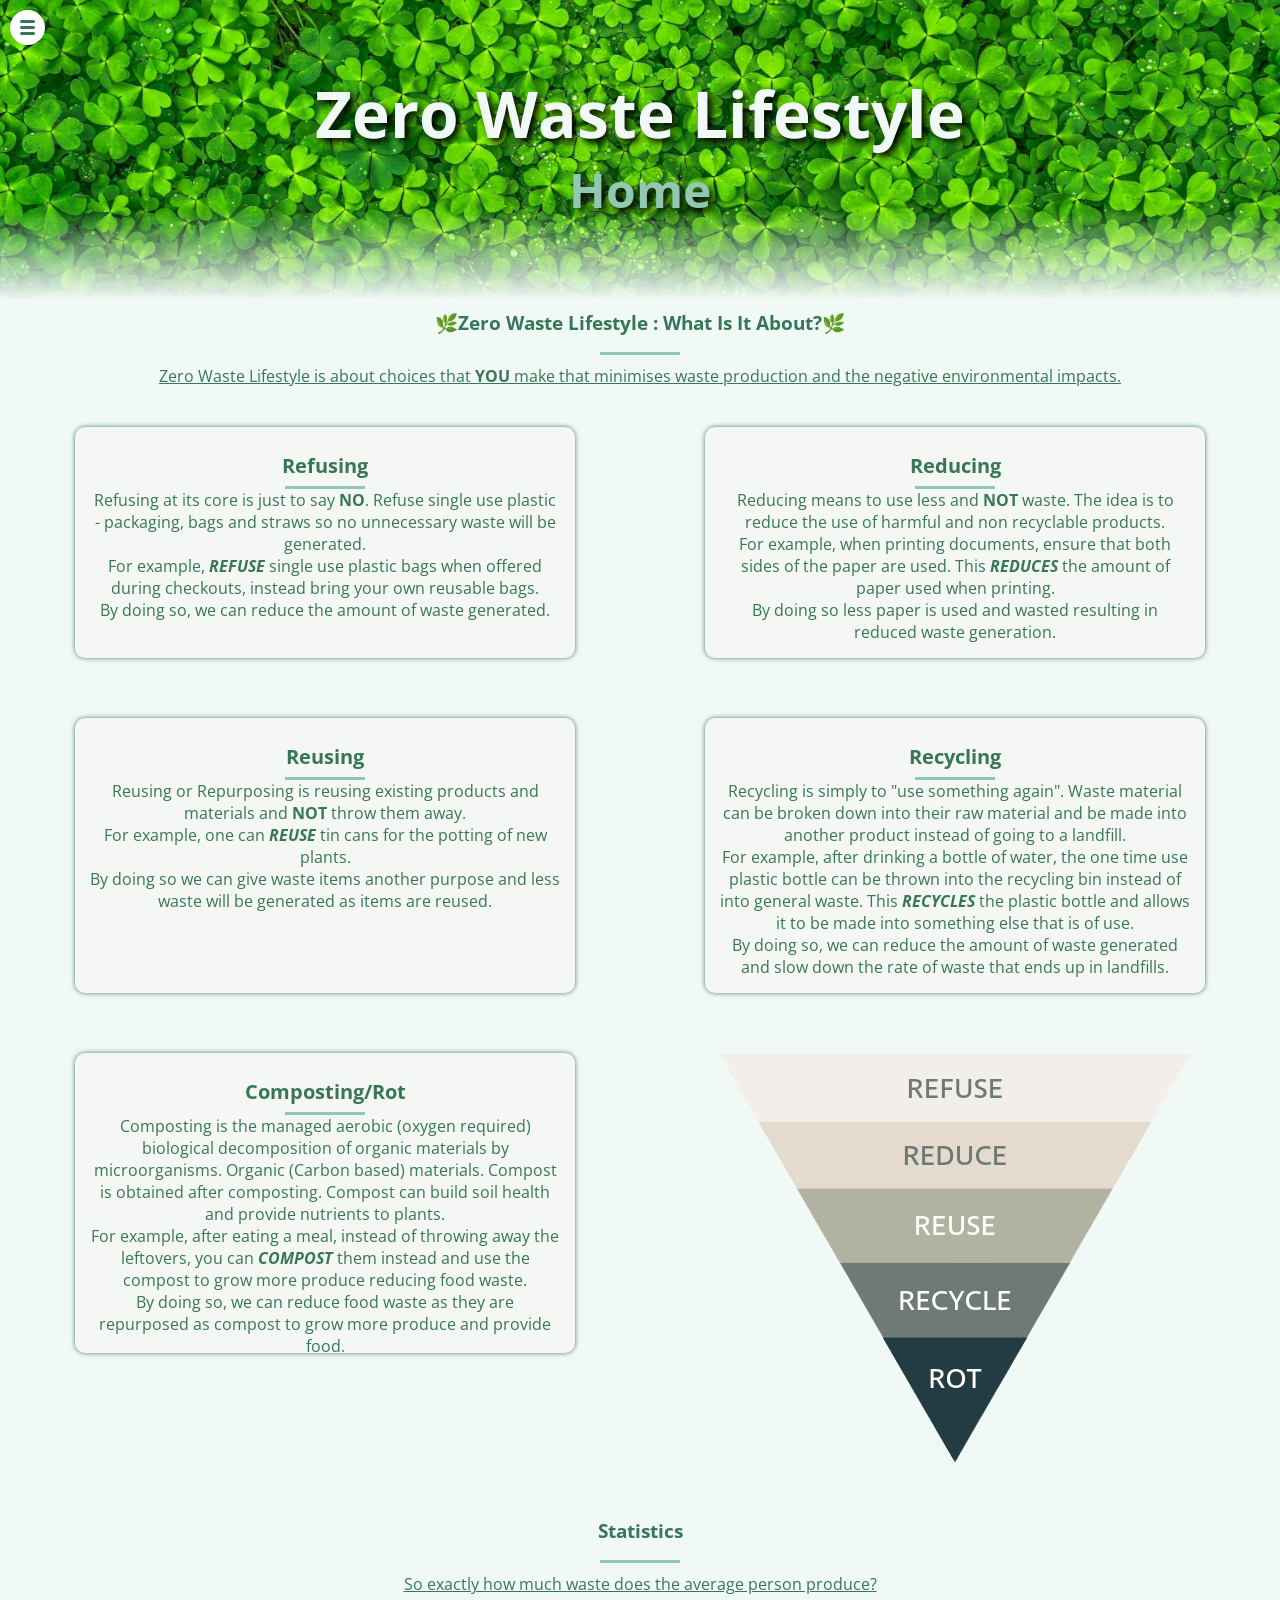
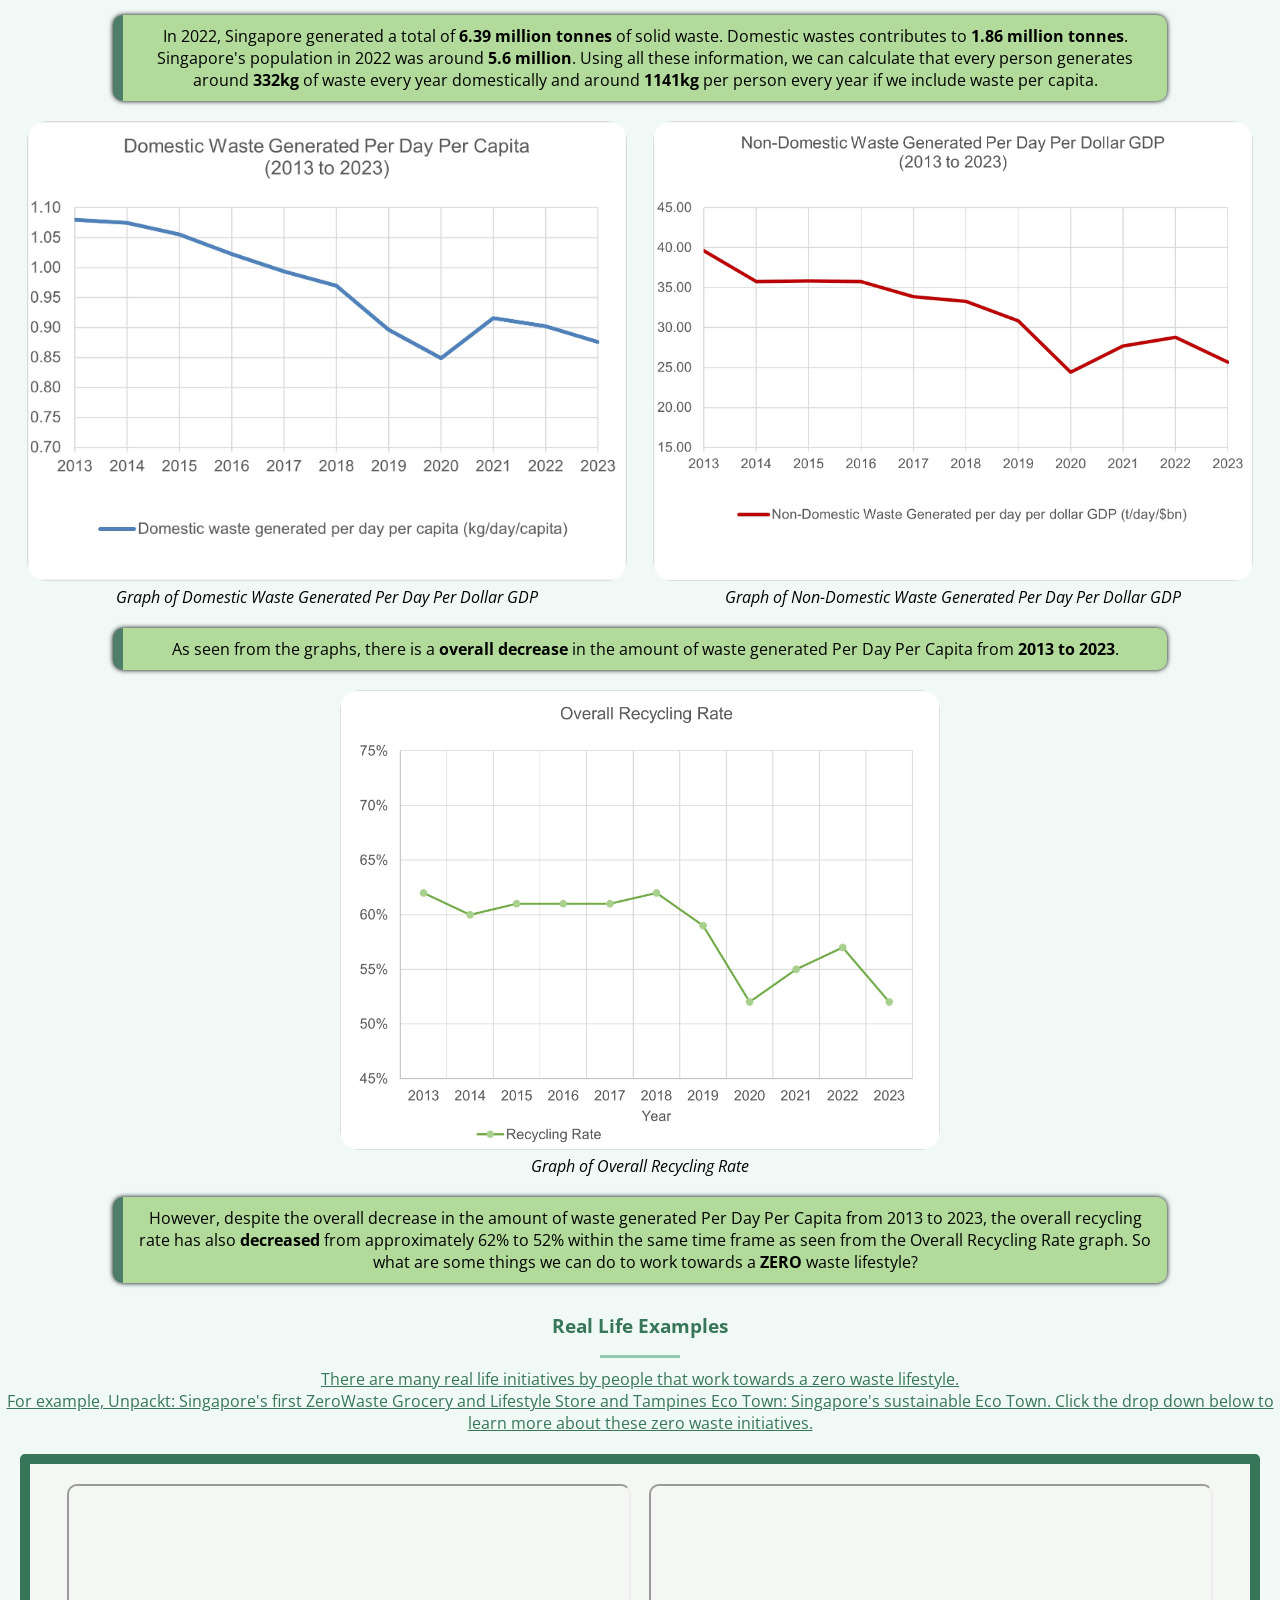
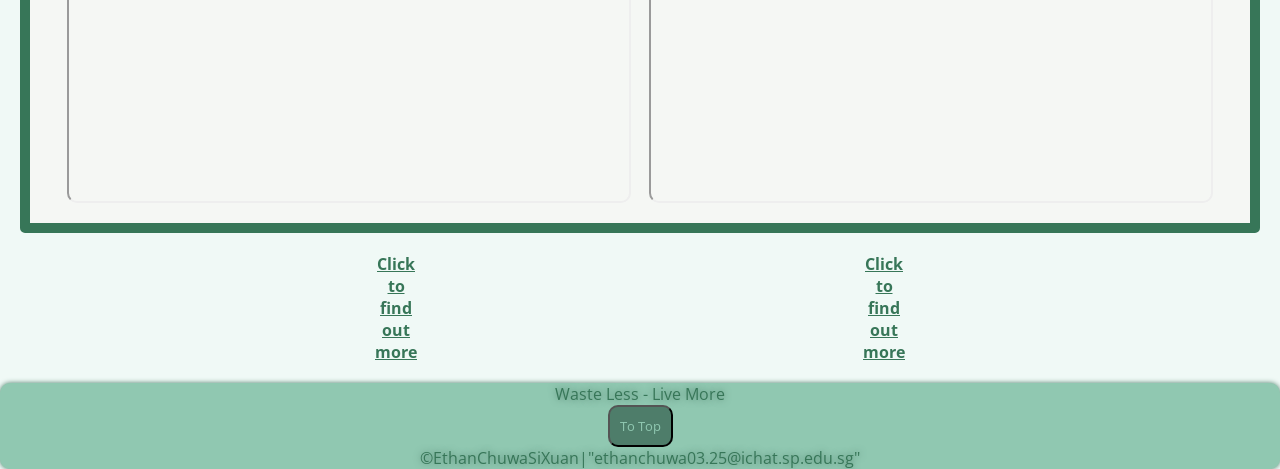
<file: html/index.html>
<!DOCTYPE html>
<html lang="en-GB">
  <head>
    <meta charset="UTF-8">
    <meta name="viewport" content="width=device-width, initial-scale=1.0">
    <title>Zero-Waste Lifestyle : Home</title>
    <link rel="stylesheet" href="../css/styles.css">
    <link
      href="https://fonts.googleapis.com/css2?family=Open+Sans&display=swap"
      rel="stylesheet"
    >
  </head>
  <body>
    <!-- Header with navigation and banner -->
    <header class="banner">
      <!-- Mobile navigation menu -->
      <nav>
        <details>
          <summary class="hamburger">
            <span></span>
            <span></span>
            <span></span>
          </summary>
          <ul class="dropdown">
            <li><a href="index.html">Home</a></li>
            <li><a href="Aspirationpage.html">Aspirations</a></li>
            <li><a href="aboutmepage.html">About Me</a></li>
          </ul>
        </details>
      </nav>
      <h1>Zero Waste Lifestyle</h1>
      <h2>Home</h2>
    </header>

    <!-- Main content -->
    <main>
      <!-- Introduction to Zero Waste Lifestyle -->
      <section>
        <h3>🌿Zero Waste Lifestyle : What Is It About?🌿</h3>
        <p class="desc">
          Zero Waste Lifestyle is about choices that <strong>YOU</strong> make
          that minimises waste production and the negative environmental
          impacts.
        </p>

        <!-- The 5 R's of Zero Waste -->
        <div class="content-flex">
          <div class="contentone">
            <h4><b>Refusing</b></h4>
            <p>
              Refusing at its core is just to say <strong>NO</strong>. Refuse
              single use plastic - packaging, bags and straws so no unnecessary
              waste will be generated.<br>For example,
              <i><b>REFUSE</b></i> single use plastic bags when offered during
              checkouts, instead bring your own reusable bags.<br>By doing so,
              we can reduce the amount of waste generated.
            </p>
          </div>
          <div class="contentone">
            <h4><b>Reducing</b></h4>
            <p>
              Reducing means to use less and <strong>NOT</strong> waste. The
              idea is to reduce the use of harmful and non recyclable
              products.<br>For example, when printing documents, ensure that
              both sides of the paper are used. This <i><b>REDUCES</b></i> the
              amount of paper used when printing.<br>By doing so less paper is
              used and wasted resulting in reduced waste generation.
            </p>
          </div>
          <div class="contentone">
            <h4><b>Reusing</b></h4>
            <p>
              Reusing or Repurposing is reusing existing products and materials
              and <strong>NOT</strong> throw them away.<br>For example, one
              can <i><b>REUSE</b></i> tin cans for the potting of new plants.<br>By
              doing so we can give waste items another purpose and less waste
              will be generated as items are reused.
            </p>
          </div>
          <div class="contentone">
            <h4><b>Recycling</b></h4>
            <p>
              Recycling is simply to "use something again". Waste material can
              be broken down into their raw material and be made into another
              product instead of going to a landfill.<br>For example, after
              drinking a bottle of water, the one time use plastic bottle can be
              thrown into the recycling bin instead of into general waste. This
              <i><b>RECYCLES</b></i> the plastic bottle and allows it to be made
              into something else that is of use.<br>By doing so, we can
              reduce the amount of waste generated and slow down the rate of
              waste that ends up in landfills.
            </p>
          </div>
          <div class="contentone">
            <h4><b>Composting/Rot</b></h4>
            <p>
              Composting is the managed aerobic (oxygen required) biological
              decomposition of organic materials by microorganisms. Organic
              (Carbon based) materials. Compost is obtained after composting.
              Compost can build soil health and provide nutrients to plants.<br>For
              example, after eating a meal, instead of throwing away the
              leftovers, you can <i><b>COMPOST</b></i> them instead and use the
              compost to grow more produce reducing food waste.<br>By doing
              so, we can reduce food waste as they are repurposed as compost to
              grow more produce and provide food.
            </p>
          </div>
          <!-- 5 R's visual diagram -->
          <div id="imageone">
            <img
              src="../pictures/The-5-Rs-of-Zero-Waste-2.png"
              alt="5Rs triangle"
              width="500"
              height="450"
            ><!--https://thecircularconsumer.com/what-is-zero-waste/ -->
          </div>
        </div>
      </section>

      <!-- Statistics section -->
      <section class="contentrest">
        <h3>Statistics</h3>
        <p class="desc">
          So exactly how much waste does the average person produce?
        </p>

        <div class="skip">
          <p>
            In 2022, Singapore generated a total of
            <strong>6.39 million tonnes</strong> of solid waste. Domestic wastes
            contributes to <strong>1.86 million tonnes</strong>. Singapore's
            population in 2022 was around <strong>5.6 million</strong>. Using
            all these information, we can calculate that every person generates
            around <strong>332kg</strong> of waste every year domestically and
            around <strong>1141kg</strong> per person every year if we include
            waste per capita.
          </p>
        </div>

        <!-- Waste generation graphs -->
        <div class="skip">
          <div class="fig">
            <figure>
              <img
                src="../pictures/domesticdbe370c18766497fa53136b1c1007585.jpg"
                alt="Graph of Domestic Waste Generated Per Day Per Dollar GDP"
                width="600"
                height="460"
              ><!--https://www.nea.gov.sg/our-services/waste-management/waste-statistics-and-overall-recycling-->
              <figcaption>
                <i>Graph of Domestic Waste Generated Per Day Per Dollar GDP</i>
              </figcaption>
            </figure>
            <figure>
              <img
                src="../pictures/non-domestic5c4ce7ed20684f0daa9a4a9a867f3be4.jpg"
                alt="Graph of Non-Domestic Waste Generated Per Day Per Dollar GDP"
                width="600"
                height="460"
              ><!--https://www.nea.gov.sg/our-services/waste-management/waste-statistics-and-overall-recycling-->
              <figcaption>
                <i
                  >Graph of Non-Domestic Waste Generated Per Day Per Dollar
                  GDP</i
                >
              </figcaption>
            </figure>
          </div>
          <p>
            As seen from the graphs, there is a
            <strong>overall decrease</strong> in the amount of waste generated
            Per Day Per Capita from <strong>2013 to 2023</strong>.
          </p>
        </div>

        <!-- Recycling rate graph -->
        <div class="skip">
          <figure>
            <img
              src="../pictures/recyclingrate08eba1a9305e4c0bb6ccffcfa0350cf9.jpg"
              alt="Graph of Overall Recycling Rate"
              width="600"
              height="460"
            ><!--https://www.nea.gov.sg/our-services/waste-management/waste-statistics-and-overall-recycling-->
            <figcaption><i>Graph of Overall Recycling Rate</i></figcaption>
          </figure>
          <p>
            However, despite the overall decrease in the amount of waste
            generated Per Day Per Capita from 2013 to 2023, the overall
            recycling rate has also <strong>decreased</strong> from
            approximately 62% to 52% within the same time frame as seen from the
            Overall Recycling Rate graph. So what are some things we can do to
            work towards a <strong>ZERO</strong> waste lifestyle?
          </p>
        </div>
      </section>

      <!-- Real life examples section -->
      <section class="contentrest">
        <h3>Real Life Examples</h3>
        <p class="desc">
          There are many real life initiatives by people that work towards a
          zero waste lifestyle.<br>For example, Unpackt: Singapore's first
          ZeroWaste Grocery and Lifestyle Store and Tampines Eco Town:
          Singapore's sustainable Eco Town. Click the drop down below to learn
          more about these zero waste initiatives.
        </p>

        <!-- Embedded YouTube videos -->
        <div id="embedvids">
          <iframe
            width="560"
            height="315"
            src="https://www.youtube.com/embed/i3LOBcEsxYY?si=25SbpHIpmOGEJORq"
            title="YouTube video player"
            allow="accelerometer; autoplay; clipboard-write; encrypted-media; gyroscope; picture-in-picture; web-share"
            referrerpolicy="strict-origin-when-cross-origin"
            allowfullscreen
          ></iframe>
          <iframe
            width="560"
            height="315"
            src="https://www.youtube.com/embed/LqWR3VEbSf4?si=tkQsSTDaM9YnGSfj"
            title="YouTube video player"
            allow="accelerometer; autoplay; clipboard-write; encrypted-media; gyroscope; picture-in-picture; web-share"
            referrerpolicy="strict-origin-when-cross-origin"
            allowfullscreen
          ></iframe>
        </div>

        <!-- Expandable details about zero waste initiatives -->
        <div id="irleg">
          <details>
            <summary><b>Click to find out more </b></summary>
            <div class="irlegdrop">
              <h3>Singapore's first Zero Waste Grocery Store</h3>
              <p>
                Unpackt is Singapore's first Zero Waste Grocery and Lifestyle
                Store. It is a zero-waste bulk store that offer package free
                shopping and encourages customers to bring their own containers.
                Items are also sold by weight to ensure customers only get what
                they need. Products like nuts for example are stored in bulk
                dispensers. This encourages customers to refill instead of
                buying new containers. Unpackt also helps reduce food wastages
                by reselling or giving away 'ugly' produce that are perfectly
                edible. For example, Unpackt helped save over 100kg of mandarin
                oranges from being wasted during Chinese New Year. Unpackt
                usually brings in unsold fruit from wholesalers to prevent
                wastage. These practices ensure that there are no unnecessary
                waste produced.<br><img
                  src="../pictures/unpackt_LOGO_Full-RGB-1-1024x629.webp"
                  alt="Unpackt Logo"
                  width="200"
                  height="150"
                ><!--https://unpackt.com.sg/--><br><a href="https://unpackt.com.sg/"
                  >Click Here To Learn More</a
                >
              </p>
            </div>
          </details>
          <details>
            <summary><b>Click to find out more</b></summary>
            <div class="irlegdrop">
              <h3>Town in a Garden</h3>
              <p>
                Tampines is slowly making enhancements and making its community
                more green and environmentally sustainable, working its way to
                achieve zero waste step by step. It has a variety of measures
                put in place to work towards sustainability. One of its measures
                aims to let its residents reduce food waste. The Town Council
                works with other stakeholders to manage Sustainability@Tampines
                Park - Singapore's first community based circular eco-system.
                Residents contribute food waste to the Black Soldier Fly
                Facility and this helps support the vertical farm and tilapia
                fish farm in the vicinity that helps reduce food waste. In
                Tampines West N8, merchants seperate and contribute food waste
                to its food waste digester to produce fertilisers. To make
                recycling more accessible, there is an ample amount of recycling
                bins for different types of waste. This helps to reduce
                unnecessary waste overall throughout Tampines.<br><img
                  src="../pictures/04-Reduce-Reuse-Recycle.png"
                  alt="Reduce Reuse Recycle"
                  width="200"
                  height="150"
                ><!--https://www.tampines.org.sg/OurTown/EcoTown--><br><a href="https://www.tampines.org.sg/OurTown/EcoTown"
                  >Click Here To Learn More</a
                >
              </p>
            </div>
          </details>
        </div>
      </section>
    </main>

    <!-- Footer -->
    <footer>
      <p>Waste Less - Live More</p>
      <button onclick="window.scrollTo(0,0)">To Top</button>
      <!-- Scroll to top functionality from W3Schools -->
      <p>&copy;EthanChuwaSiXuan|"ethanchuwa03.25@ichat.sp.edu.sg"</p>
    </footer>
  </body>
</html>
</file>
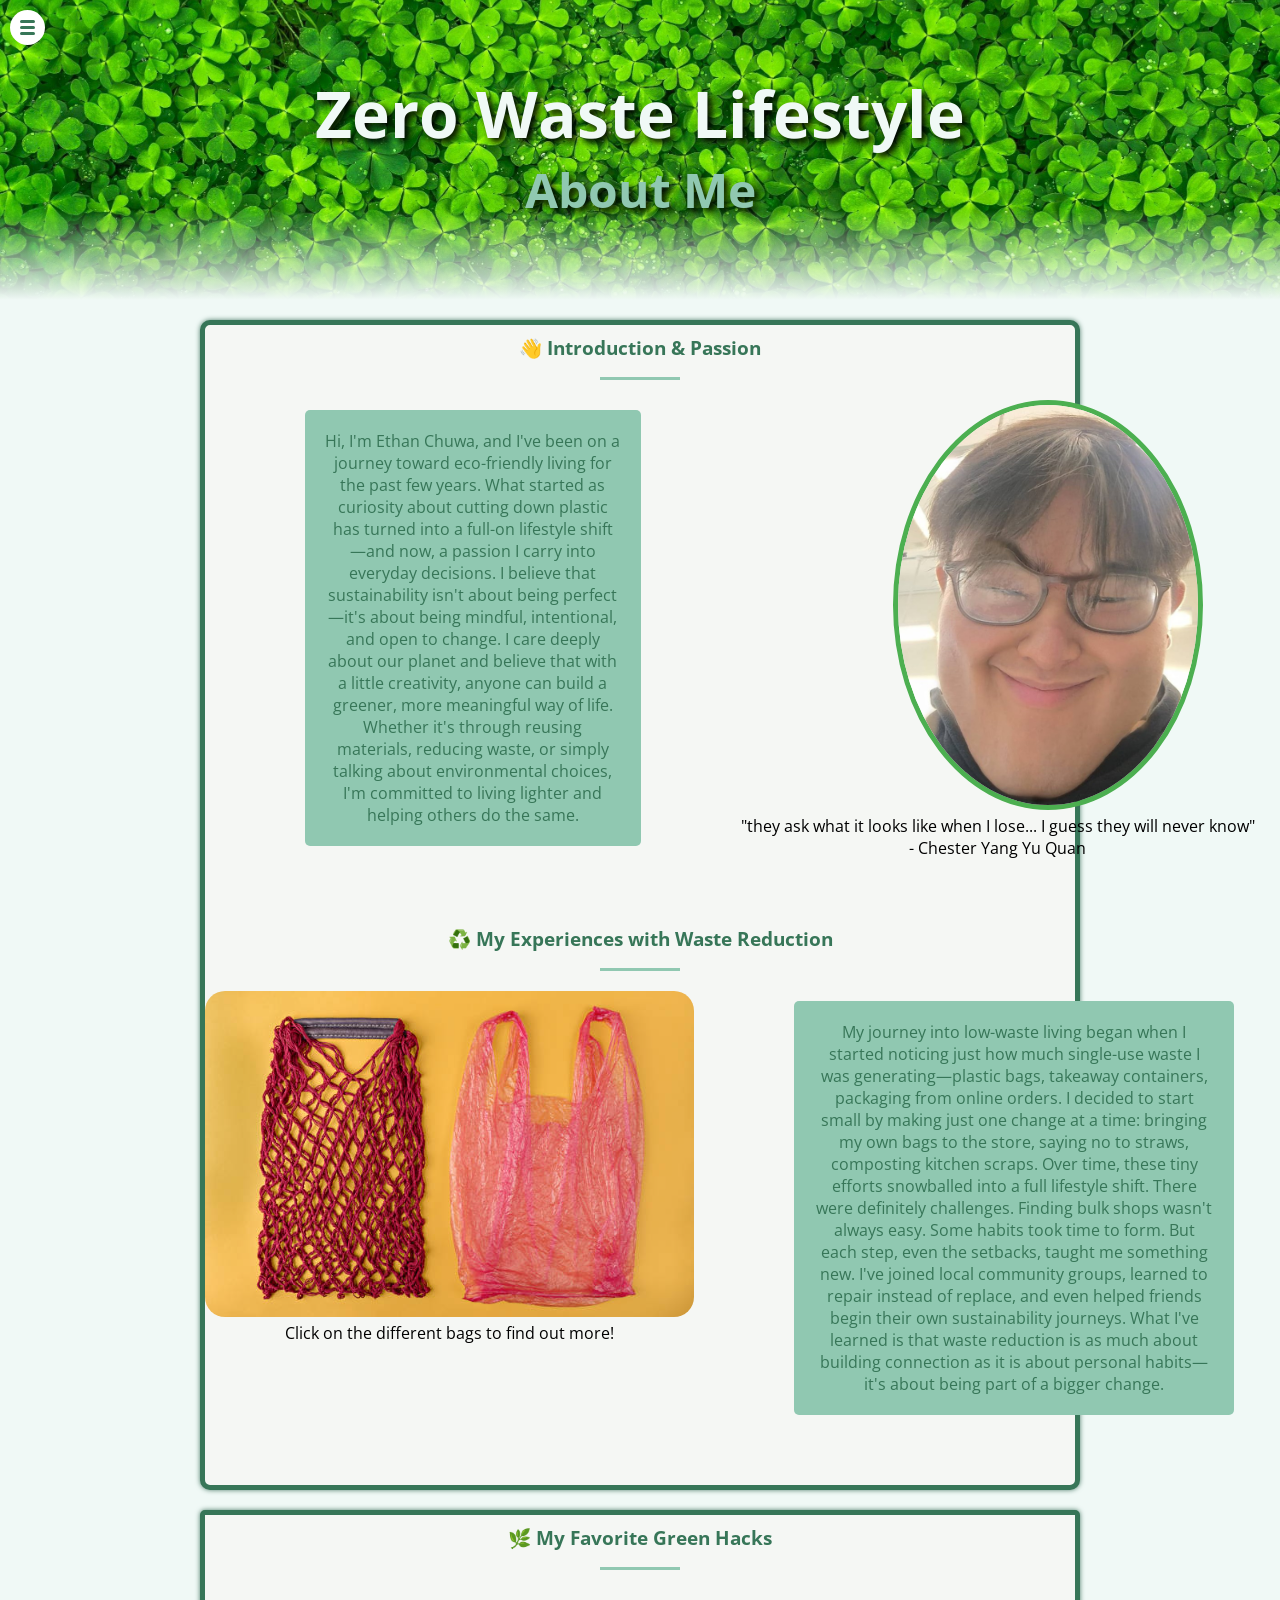
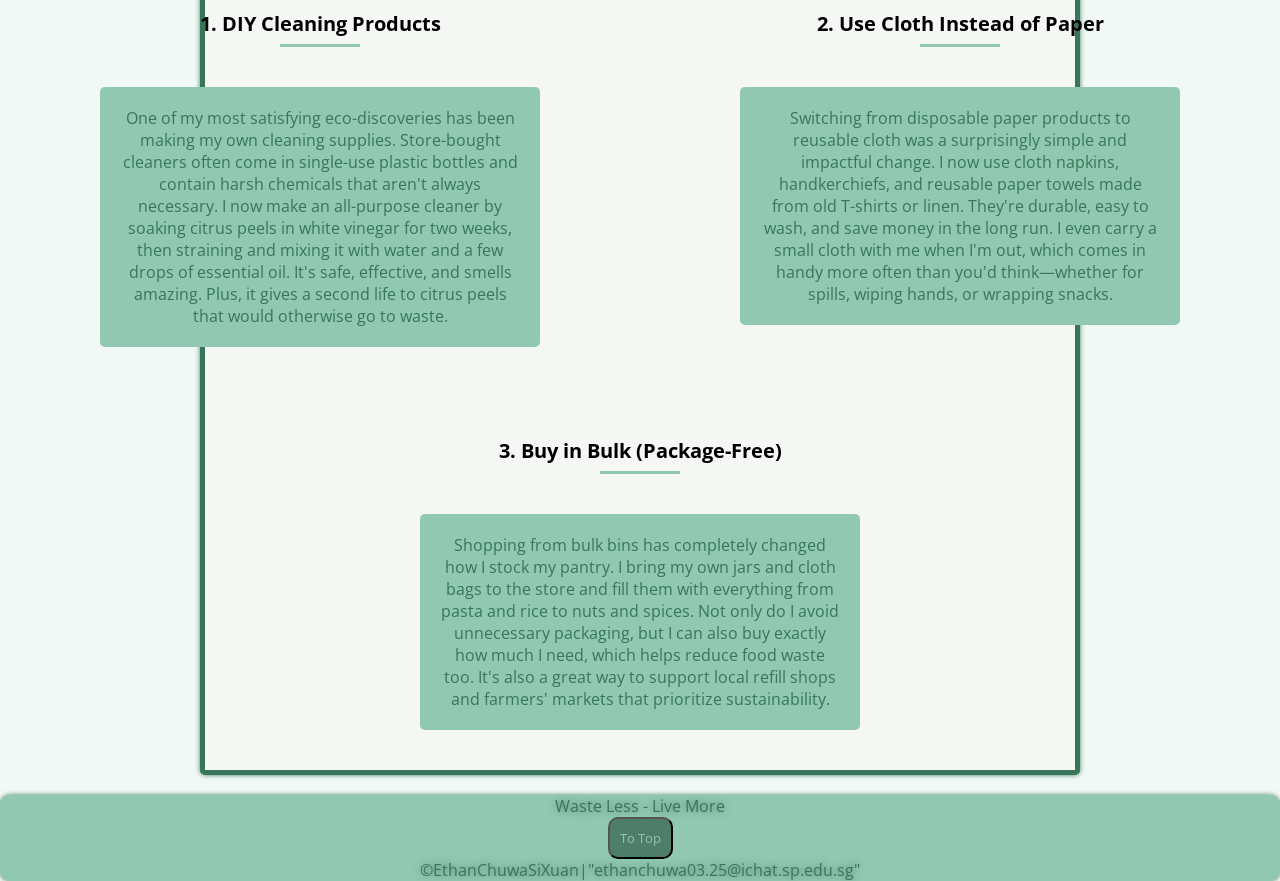
<file: html/aboutmepage.html>
<!DOCTYPE html>
<html lang="en-GB">
  <head>
    <!-- Meta information about document -->
    <meta charset="UTF-8">
    <meta name="viewport" content="width=device-width, initial-scale=1.0">
    <title>Zero-Waste Lifestyle : About Me</title>
    <link rel="stylesheet" href="../css/styles.css">
    <link
      href="https://fonts.googleapis.com/css2?family=Open+Sans&display=swap"
      rel="stylesheet"
    >
  </head>
  <body>
    <!-- Header with navigation and banner -->
    <header class="banner">
      <!-- Mobile navigation menu -->
      <nav>
        <details>
          <summary class="hamburger">
            <span></span>
            <span></span>
            <span></span>
          </summary>
          <ul class="dropdown">
            <li><a href="index.html">Home</a></li>
            <li><a href="Aspirationpage.html">Aspirations</a></li>
            <li><a href="aboutmepage.html">About Me</a></li>
          </ul>
        </details>
      </nav>
      <h1>Zero Waste Lifestyle</h1>
      <h2>About Me</h2>
    </header>

    <!-- Main content -->
    <main>
      <!-- Personal introduction and experience section -->
      <section id="firstpart">
        <!-- Introduction and passion -->
        <h3>👋 Introduction & Passion</h3>
        <div class="intro">
          <p class="aboutmecontent">
            Hi, I'm Ethan Chuwa, and I've been on a journey toward
            eco-friendly living for the past few years. What started as
            curiosity about cutting down plastic has turned into a full-on
            lifestyle shift—and now, a passion I carry into everyday
            decisions. I believe that sustainability isn't about being
            perfect—it's about being mindful, intentional, and open to change.
            I care deeply about our planet and believe that with a little
            creativity, anyone can build a greener, more meaningful way of
            life. Whether it's through reusing materials, reducing waste, or
            simply talking about environmental choices, I'm committed to
            living lighter and helping others do the same.
          </p>
          <figure>
            <img
              id="picone"
              src="../pictures/chesterpic.jpg"
              alt="chesterpicture"
              width="300"
              height="400"
            >
            <figcaption>"they ask what it looks like when I lose... I guess they will never know" - Chester Yang Yu Quan</figcaption>
          </figure>
        </div>

        <!-- Waste reduction experiences -->
        <h3>♻️ My Experiences with Waste Reduction</h3>
        <div class="intro">
          <!-- Interactive image map showing reusable vs non-reusable bags -->
          <figure>
            <img
              src="../pictures/istockphoto-1164858552-612x612.jpg"
              alt="reusable vs non-reusable"
              usemap="#image-map"
            ><!--https://www.istockphoto.com/?msockid=2d6c7697e11e60e029b46346e05b610e-->
            <map name="image-map">
              <area
                target="_blank"
                alt="reusable"
                href="https://totebagfactory.com/blogs/news/8-reasons-you-should-use-reusable-grocery-bags"
                coords="73,37,209,290"
                shape="rect"
              >
              <area
                target="_blank"
                alt="plastic"
                href="https://www.ibanet.org/article/76f8d2a9-1a1d-4a2f-8a6f-0a70149fd4d5"
                coords="275,39,418,286"
                shape="rect"
              >
            </map>
            <figcaption>
              Click on the different bags to find out more!
            </figcaption>
          </figure>
          <p class="aboutmecontent">
            My journey into low-waste living began when I started noticing
            just how much single-use waste I was generating—plastic bags,
            takeaway containers, packaging from online orders. I decided to
            start small by making just one change at a time: bringing my own
            bags to the store, saying no to straws, composting kitchen scraps.
            Over time, these tiny efforts snowballed into a full lifestyle
            shift. There were definitely challenges. Finding bulk shops wasn't
            always easy. Some habits took time to form. But each step, even
            the setbacks, taught me something new. I've joined local community
            groups, learned to repair instead of replace, and even helped
            friends begin their own sustainability journeys. What I've learned
            is that waste reduction is as much about building connection as it
            is about personal habits—it's about being part of a bigger change.
          </p>
        </div>
      </section>

      <!-- Green hacks section -->
      <section class="greenhacks">
        <h3>🌿 My Favorite Green Hacks</h3>
        <div id="greenhacksalign">
          <!-- First row of green hacks -->
          <div class="firstrow">
            <div>
              <h4>1. DIY Cleaning Products</h4>
              <p class="aboutmecontent">
                One of my most satisfying eco-discoveries has been making my own
                cleaning supplies. Store-bought cleaners often come in
                single-use plastic bottles and contain harsh chemicals that
                aren't always necessary. I now make an all-purpose cleaner by
                soaking citrus peels in white vinegar for two weeks, then
                straining and mixing it with water and a few drops of essential
                oil. It's safe, effective, and smells amazing. Plus, it gives a
                second life to citrus peels that would otherwise go to waste.
              </p>
            </div>
            <div>
              <h4>2. Use Cloth Instead of Paper</h4>
              <p class="aboutmecontent">
                Switching from disposable paper products to reusable cloth was a
                surprisingly simple and impactful change. I now use cloth
                napkins, handkerchiefs, and reusable paper towels made from old
                T-shirts or linen. They're durable, easy to wash, and save money
                in the long run. I even carry a small cloth with me when I'm
                out, which comes in handy more often than you'd think—whether
                for spills, wiping hands, or wrapping snacks.
              </p>
            </div>
          </div>
          <!-- Second row of green hacks -->
          <div class="secondrow">
            <div>
              <h4>3. Buy in Bulk (Package-Free)</h4>
              <p class="aboutmecontent">
                Shopping from bulk bins has completely changed how I stock my
                pantry. I bring my own jars and cloth bags to the store and fill
                them with everything from pasta and rice to nuts and spices. Not
                only do I avoid unnecessary packaging, but I can also buy
                exactly how much I need, which helps reduce food waste too. It's
                also a great way to support local refill shops and farmers'
                markets that prioritize sustainability.
              </p>
            </div>
          </div>
        </div>
      </section>
    </main>

    <!-- Footer -->
    <footer>
      <p>Waste Less - Live More</p>
      <button onclick="window.scrollTo(0,0)">To Top</button>
      <!-- Scroll to top functionality from W3Schools -->
      <p>&copy;EthanChuwaSiXuan|"ethanchuwa03.25@ichat.sp.edu.sg"</p>
    </footer>
  </body>
</html>
</file>
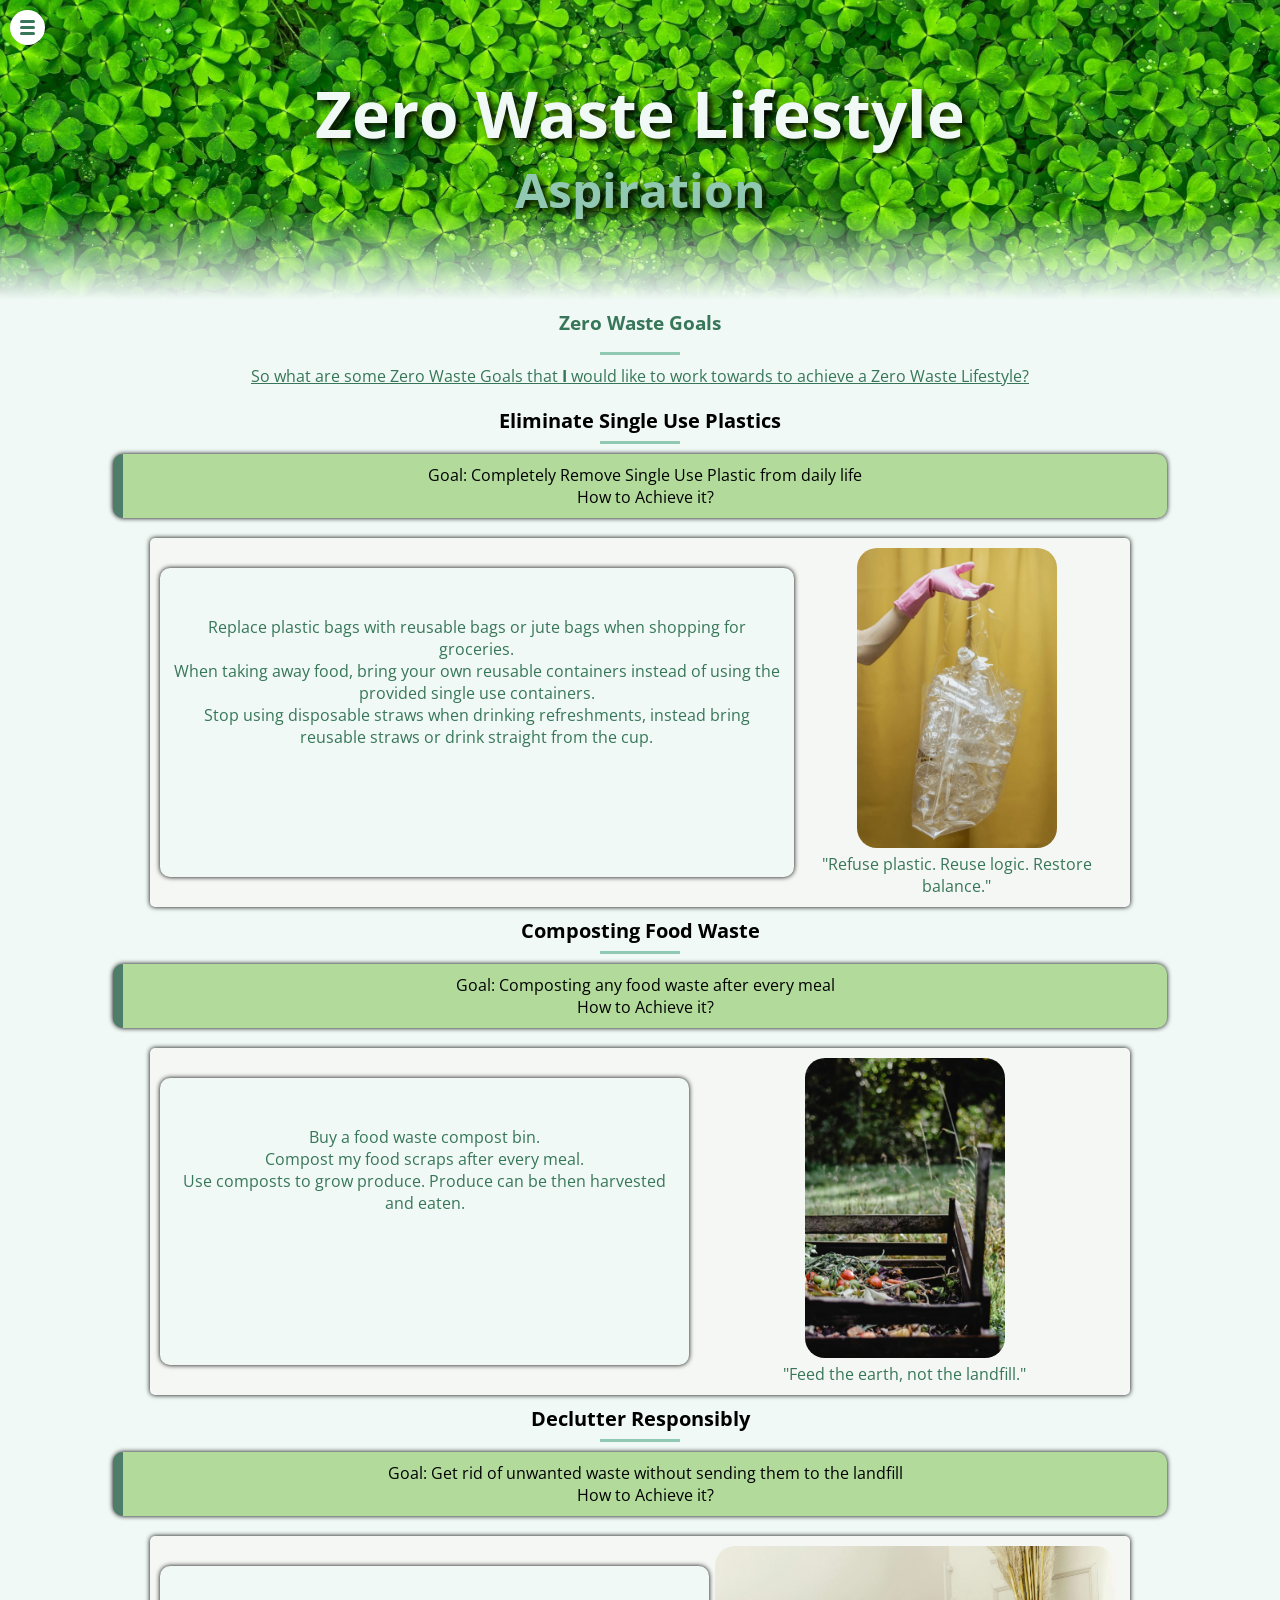
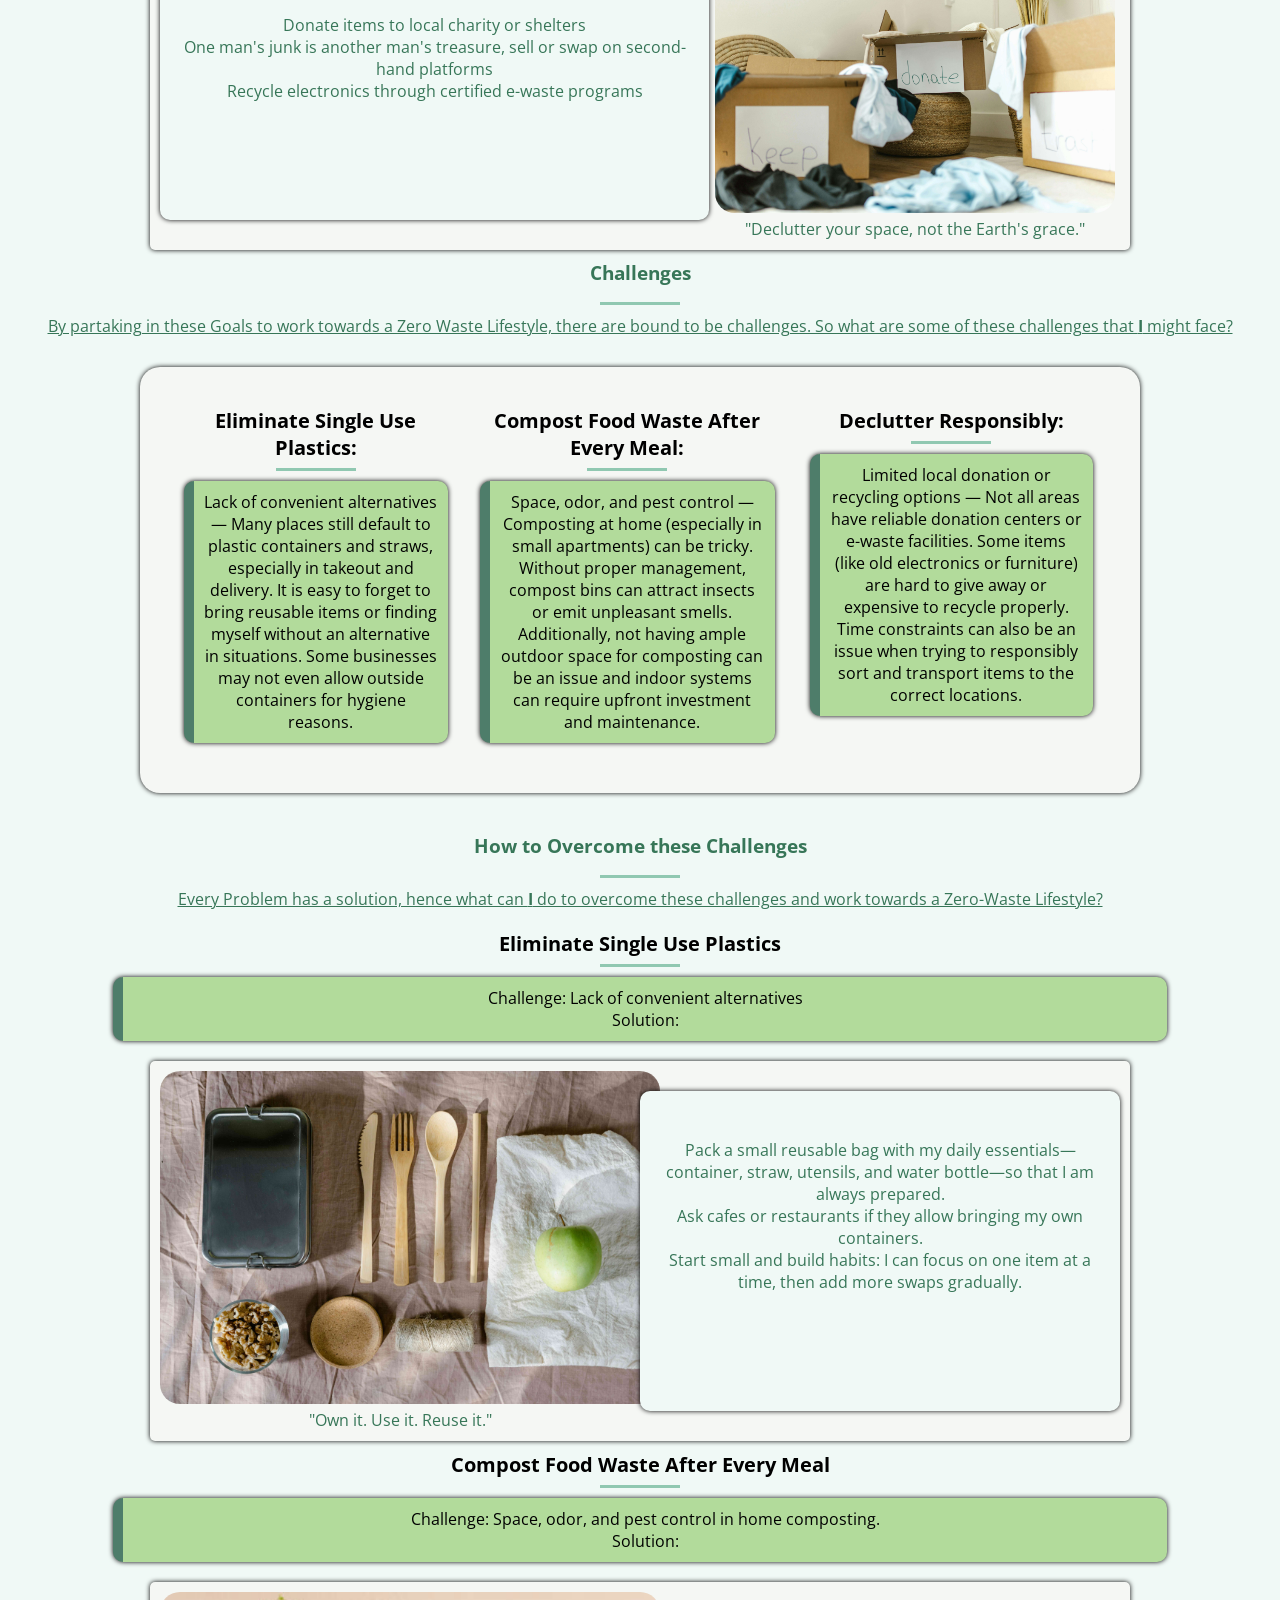
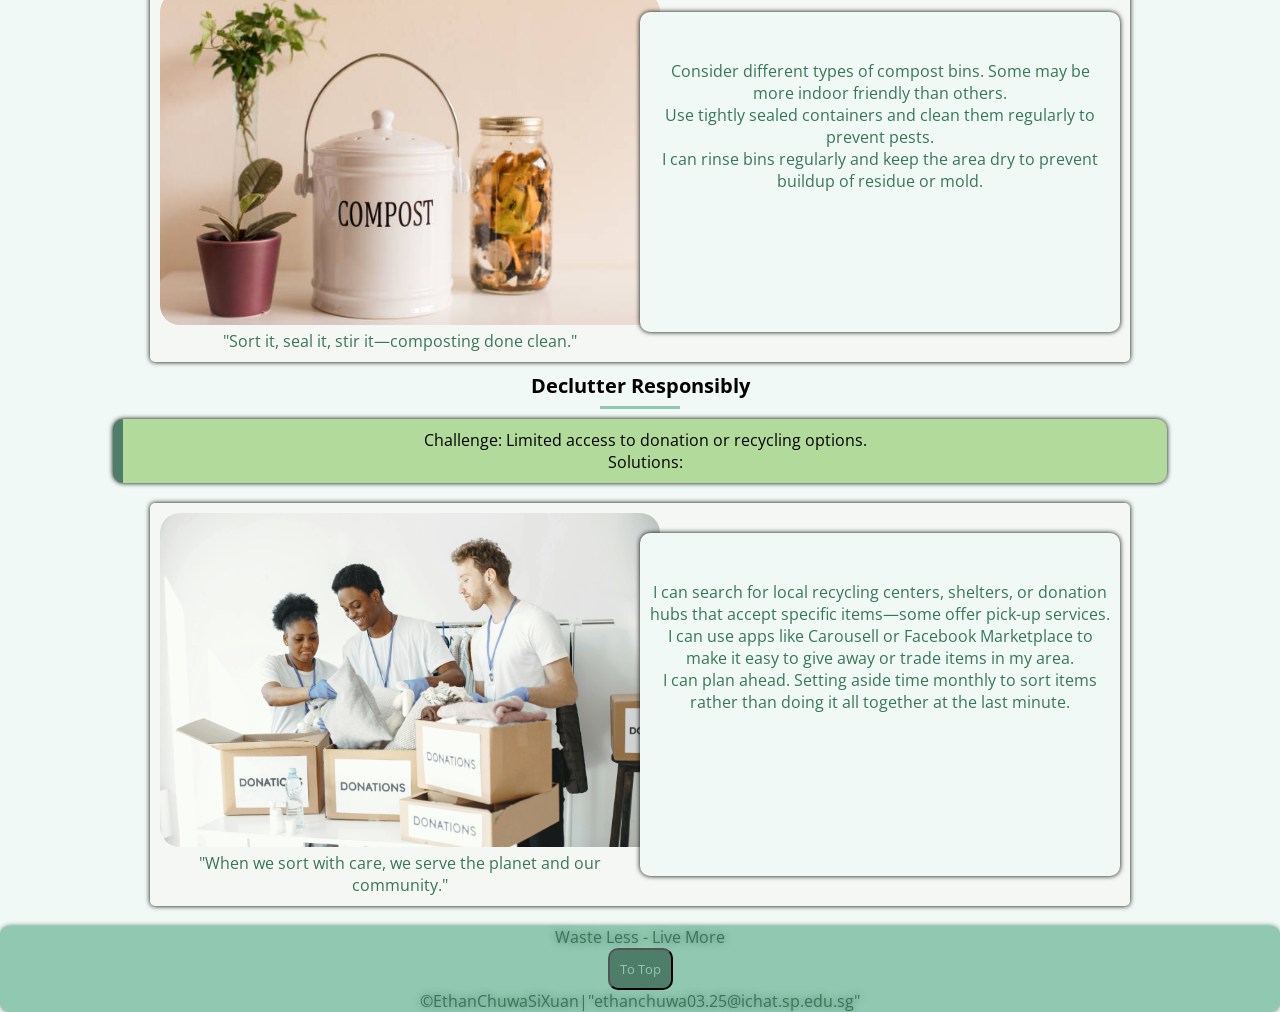
<file: html/Aspirationpage.html>
<!DOCTYPE html>
<html lang="en-GB">
  <head>
    <meta charset="UTF-8">
    <meta name="viewport" content="width=device-width, initial-scale=1.0">
    <title>Zero-Waste Lifestyle : Aspirations</title>
    <link rel="stylesheet" href="../css/styles.css">
    <link
      href="https://fonts.googleapis.com/css2?family=Open+Sans&display=swap"
      rel="stylesheet"
    >
  </head>
  <body>
    <!-- Header with navigation and banner -->
    <header class="banner">
      <!-- Mobile navigation menu -->
      <nav>
        <details>
          <summary class="hamburger">
            <span></span>
            <span></span>
            <span></span>
          </summary>
          <ul class="dropdown">
            <li><a href="index.html">Home</a></li>
            <li><a href="Aspirationpage.html">Aspirations</a></li>
            <li><a href="aboutmepage.html">About Me</a></li>
          </ul>
        </details>
      </nav>
      <h1>Zero Waste Lifestyle</h1>
      <h2>Aspiration</h2>
    </header>

    <!-- Main content -->
    <main>
      <!-- Zero waste goals section -->
      <section class="contentrest">
        <h3>Zero Waste Goals</h3>
        <p class="desc">
          So what are some Zero Waste Goals that <strong>I</strong> would like
          to work towards to achieve a Zero Waste Lifestyle?
        </p>

        <!-- Goals list -->
        <div class="skip">
          <ol>
            <!-- Goal 1: Eliminate single use plastics -->
            <li>
              <h4><b>Eliminate Single Use Plastics</b></h4>
              <p>
                Goal: Completely Remove Single Use Plastic from daily life<br>How
                to Achieve it?
              </p>
              <div class="contentalign">
                <ul class="skip2">
                  <li>
                    Replace plastic bags with reusable bags or jute bags when
                    shopping for groceries.
                  </li>
                  <li>
                    When taking away food, bring your own reusable containers
                    instead of using the provided single use containers.
                  </li>
                  <li>
                    Stop using disposable straws when drinking refreshments,
                    instead bring reusable straws or drink straight from the
                    cup.
                  </li>
                </ul>
                <figure>
                  <img
                    src="../pictures/pexels-photo-7829821.webp"
                    alt="plastic"
                    width="200"
                  ><!--https://www.pexels.com/-->
                  <figcaption>
                    "Refuse plastic. Reuse logic. Restore balance."
                  </figcaption>
                </figure>
              </div>
            </li>

            <!-- Goal 2: Composting food waste -->
            <li>
              <h4><b>Composting Food Waste</b></h4>
              <p>
                Goal: Composting any food waste after every meal<br>How to
                Achieve it?
              </p>
              <div class="contentalign">
                <ul class="skip2">
                  <li>Buy a food waste compost bin.</li>
                  <li>Compost my food scraps after every meal.</li>
                  <li>
                    Use composts to grow produce. Produce can be then harvested
                    and eaten.
                  </li>
                </ul>
                <figure>
                  <img
                    src="../pictures/pexels-eva-bronzini-5503338.jpg"
                    alt="compost"
                    width="200"
                  ><!--https://www.pexels.com/-->
                  <figcaption>"Feed the earth, not the landfill."</figcaption>
                </figure>
              </div>
            </li>

            <!-- Goal 3: Declutter responsibly -->
            <li>
              <h4><b>Declutter Responsibly</b></h4>
              <p>
                Goal: Get rid of unwanted waste without sending them to the
                landfill<br>How to Achieve it?
              </p>
              <div class="contentalign">
                <ul class="skip2">
                  <li>Donate items to local charity or shelters</li>
                  <li>
                    One man's junk is another man's treasure, sell or swap on
                    second-hand platforms
                  </li>
                  <li>
                    Recycle electronics through certified e-waste programs
                  </li>
                </ul>
                <figure>
                  <img
                    src="../pictures/pexels-rdne-8580732.jpg"
                    alt="declutter"
                    width="400"
                  ><!--https://www.pexels.com/-->
                  <figcaption>
                    "Declutter your space, not the Earth's grace."
                  </figcaption>
                </figure>
              </div>
            </li>
          </ol>
        </div>
      </section>

      <!-- Challenges section -->
      <section class="contentrest">
        <h3>Challenges</h3>
        <p class="desc">
          By partaking in these Goals to work towards a Zero Waste Lifestyle,
          there are bound to be challenges. So what are some of these challenges
          that <strong>I</strong> might face?
        </p>

        <!-- Challenges list in horizontal layout -->
        <div class="skip">
          <ol id="challengessort">
            <li>
              <h4>Eliminate Single Use Plastics:</h4>
              <p>
                Lack of convenient alternatives — Many places still default to
                plastic containers and straws, especially in takeout and
                delivery. It is easy to forget to bring reusable items or
                finding myself without an alternative in situations. Some
                businesses may not even allow outside containers for hygiene
                reasons.
              </p>
            </li>
            <li>
              <h4>Compost Food Waste After Every Meal:</h4>
              <p>
                Space, odor, and pest control — Composting at home (especially
                in small apartments) can be tricky. Without proper management,
                compost bins can attract insects or emit unpleasant smells.
                Additionally, not having ample outdoor space for composting can
                be an issue and indoor systems can require upfront investment
                and maintenance.
              </p>
            </li>
            <li>
              <h4>Declutter Responsibly:</h4>
              <p>
                Limited local donation or recycling options — Not all areas have
                reliable donation centers or e-waste facilities. Some items
                (like old electronics or furniture) are hard to give away or
                expensive to recycle properly. Time constraints can also be an
                issue when trying to responsibly sort and transport items to the
                correct locations.
              </p>
            </li>
          </ol>
        </div>

        <!-- Solutions section -->
        <h3>How to Overcome these Challenges</h3>
        <p class="desc">
          Every Problem has a solution, hence what can <strong>I</strong> do to
          overcome these challenges and work towards a Zero-Waste Lifestyle?
        </p>

        <!-- Solutions list -->
        <div class="skip">
          <ol>
            <!-- Solution 1: Eliminate single use plastics -->
            <li>
              <h4>Eliminate Single Use Plastics</h4>
              <p>Challenge: Lack of convenient alternatives<br>Solution:</p>
              <div class="contentalign">
                <figure>
                  <img
                    src="../pictures/pexels-alleksana-4430897.jpg"
                    alt="reusables"
                    width="500"
                  ><!--https://www.pexels.com/-->
                  <figcaption>"Own it. Use it. Reuse it."</figcaption>
                </figure>
                <ul class="skip2">
                  <li>
                    Pack a small reusable bag with my daily
                    essentials—container, straw, utensils, and water bottle—so
                    that I am always prepared.
                  </li>
                  <li>
                    Ask cafes or restaurants if they allow bringing my own
                    containers.
                  </li>
                  <li>
                    Start small and build habits: I can focus on one item at a
                    time, then add more swaps gradually.
                  </li>
                </ul>
              </div>
            </li>

            <!-- Solution 2: Composting -->
            <li>
              <h4>Compost Food Waste After Every Meal</h4>
              <p>
                Challenge: Space, odor, and pest control in home composting.<br>Solution:
              </p>
              <div class="contentalign">
                <figure>
                  <img
                    src="../pictures/istockphoto-1220856842-612x612.jpg"
                    alt="composting"
                    width="500"
                  ><!--https://www.istockphoto.com/?msockid=2d6c7697e11e60e029b46346e05b610e-->
                  <figcaption>
                    "Sort it, seal it, stir it—composting done clean."
                  </figcaption>
                </figure>
                <ul class="skip2">
                  <li>
                    Consider different types of compost bins. Some may be more
                    indoor friendly than others.
                  </li>
                  <li>
                    Use tightly sealed containers and clean them regularly to
                    prevent pests.
                  </li>
                  <li>
                    I can rinse bins regularly and keep the area dry to prevent
                    buildup of residue or mold.
                  </li>
                </ul>
              </div>
            </li>

            <!-- Solution 3: Decluttering responsibly -->
            <li>
              <h4>Declutter Responsibly</h4>
              <p>
                Challenge: Limited access to donation or recycling options.<br>Solutions:
              </p>
              <div class="contentalign">
                <figure>
                  <img
                    src="../pictures/pexels-gustavo-fring-7156189.jpg"
                    alt="donation"
                    width="500"
                  ><!--https://www.pexels.com/-->
                  <figcaption>
                    "When we sort with care, we serve the planet and our
                    community."
                  </figcaption>
                </figure>
                <ul class="skip2">
                  <li>
                    I can search for local recycling centers, shelters, or
                    donation hubs that accept specific items—some offer pick-up
                    services.
                  </li>
                  <li>
                    I can use apps like Carousell or Facebook Marketplace to
                    make it easy to give away or trade items in my area.
                  </li>
                  <li>
                    I can plan ahead. Setting aside time monthly to sort items
                    rather than doing it all together at the last minute.
                  </li>
                </ul>
              </div>
            </li>
          </ol>
        </div>
      </section>
    </main>

    <!-- Footer -->
    <footer>
      <p>Waste Less - Live More</p>
      <button onclick="window.scrollTo(0,0)">To Top</button>
      <!-- Scroll to top functionality from W3Schools -->
      <p>&copy;EthanChuwaSiXuan|"ethanchuwa03.25@ichat.sp.edu.sg"</p>
    </footer>
  </body>
</html>
</file>
<file: css/styles.css>
/* 
=== COLOR PALETTE REFERENCE ===
This palette creates a nature-inspired, eco-friendly theme perfect for environmental websites.
All colors are carefully chosen for accessibility and visual harmony.

Name	        Hex	        RGB Values	        Use Suggestion
Amazon	        #377658	    55, 118, 88	        Primary buttons, headers, accents, main branding
Celeste	        #d0d5cd	    208, 213, 205	    Backgrounds, containers, soft UI elements
Shadow Green	#90c8b1	    144, 200, 177	    Secondary elements, hover states, highlights
Moss Green	    #4e7d6a	    78, 125, 106	    Text or nav contrast on light backgrounds
Bone White	    #f5f7f4	    245, 247, 244	    Page background, padding contrast
Mint Cream	    #f0f9f6	    240, 249, 246	    Section highlights, banner backgrounds, body background
*/

/* ===========================================
   GLOBAL STYLES AND RESETS
   =========================================== */

/**
 * Universal reset - removes default browser styling and applies consistent font
 * This ensures cross-browser compatibility and a clean starting point
 */
* {
  font-family: "Open Sans", sans-serif; /* Clean, readable sans-serif font */
  padding: 0;
  margin: 0;
  list-style-type: none; /* Removes bullets from all lists */
}

/**
 * Body background - uses mint cream for a soft, welcoming feel
 * This light background provides good contrast for content
 */
body {
  background: #f0f9f6;
}

/**
 * Global link styling - maintains brand consistency across all links
 * Amazon green for normal state, Shadow green for hover
 */
a {
  color: #377658; /* Amazon green for brand consistency */
  text-decoration: none; /* Clean look without underlines */
}
a:hover {
  color: #90c8b1; /* Lighter green on hover for feedback */
}

/**
 * Default text alignment for divs
 * Creates centered layout foundation for most content
 */
div {
  text-align: center;
}

/* ===========================================
   HEADER AND NAVIGATION STYLES
   =========================================== */

/**
 * Hero banner with background image overlay
 * Creates impactful first impression with nature imagery
 * Height: 300px provides good visual impact without overwhelming content
 */
.banner {
  background: url(../pictures/pexels-pixabay-158780.jpg) center; /* Source: https://www.pexels.com/ */
  background-size: cover; /* Ensures image fills container while maintaining aspect ratio */
  height: 300px; /* Fixed height for consistent layout */
  color: #f0f9f6; /* Light text for contrast against dark image */
  text-align: center;
  font-size: xx-large; /* Large text for hero impact */
  text-shadow: 4px 4px 7px black; /* Ensures text readability over image */
  overflow: hidden; /* Prevents content spillover */
  position: relative; /* Enables absolute positioning of pseudo-elements */
}

/**
 * Gradient overlay at bottom of banner
 * Creates smooth visual transition from banner to page content
 * Prevents harsh cutoff between banner and body background
 */
.banner::after {
  content: "";
  position: absolute;
  bottom: 0;
  left: 0;
  width: 100%;
  height: 100%;
  background: linear-gradient(to bottom, rgba(0, 0, 0, 0) 70%, #f0f9f6 100%);
  pointer-events: none; /* Allows clicking through overlay to banner content */
}

/**
 * Page title styling within header sections
 * Uses Shadow Green for subtle but visible page identification
 */
header h2 {
  color: #90c8b1;
}

/**
 * Navigation container
 * Fixed height ensures consistent spacing across all pages
 */
nav {
  height: 60px;
  text-align: left; /* Aligns hamburger menu to left side */
}

/**
 * Hamburger menu icon - mobile-first navigation approach
 * Creates accessible, space-efficient navigation for all screen sizes
 */
.hamburger {
  display: flex;
  flex-direction: column; /* Stacks the three lines vertically */
  justify-content: space-between; /* Equal spacing between lines */
  width: 15px; /* Compact size */
  height: 15px;
  cursor: pointer; /* Indicates clickable element */
  margin-left: 10px;
  margin-top: 10px;
  background-color: #ffffff; /* White circle background for visibility */
  padding: 10px; /* Creates clickable area larger than visual element */
  border-radius: 50%; /* Creates circular background */
  transition: transform 0.3s ease; /* Smooth hover animation */
}

/**
 * Hamburger hover effect - provides user feedback
 * Slight scale increase indicates interactivity
 */
.hamburger:hover {
  transform: scale(1.1); /* 10% size increase on hover */
}

/**
 * Individual hamburger menu lines
 * Three spans create the classic "☰" hamburger icon
 */
.hamburger span {
  display: block;
  height: 3px; /* Thin lines for clean appearance */
  background-color: #377658; /* Amazon green for brand consistency */
  border-radius: 2px; /* Slightly rounded ends for softer look */
}

/**
 * Remove default details/summary markers
 * Creates cleaner custom dropdown appearance
 */
summary {
  list-style: none;
}
summary::-webkit-details-marker {
  display: none; /* Removes default triangle in WebKit browsers */
}

/**
 * Dropdown navigation menu styling
 * Appears when hamburger menu is clicked
 */
ul.dropdown li a {
  text-decoration: none;
  color: #f0f9f6; /* Light color for visibility over dark backgrounds */
  font-size: 20px; /* Large enough for easy clicking/tapping */
  text-align: center;
  text-shadow: 4px 4px 7px black; /* Matches banner text shadow for consistency */
  margin-left: 50px; /* Indentation for visual hierarchy */
  transition: background-color 0.3s ease, color 0.3s ease; /* Smooth hover transitions */
  display: inline-block; /* Allows transform effects */
}

/**
 * Navigation link hover effects
 * Provides clear feedback for interactive elements
 */
.dropdown li a:hover {
  background-color: #4caf50; /* Bright green background on hover */
  color: white; /* High contrast text */
  transform: scale(1.1); /* Slight size increase for emphasis */
}

/* ===========================================
   TYPOGRAPHY AND HEADINGS
   =========================================== */

/**
 * Main section headings (h3)
 * Creates consistent section breaks with decorative underlines
 * Used for major content sections throughout the site
 */
h3 {
  text-align: center;
  padding-top: 10px;
  padding-bottom: 10px;
  color: #377658; /* Amazon green for brand consistency */
  margin: 0 auto;
  position: relative; /* Enables absolute positioning of pseudo-element underline */
}

/**
 * Decorative underline for h3 headings
 * Creates visual emphasis and brand consistency
 */
h3::after {
  content: "";
  position: absolute;
  width: 80px; /* Fixed width for consistent appearance */
  height: 3px; /* Thin line for subtle emphasis */
  background-color: #90c8b1; /* Shadow green complements heading color */
  bottom: -10px; /* Positions below heading text */
  left: 50%;
  transform: translateX(-50%); /* Centers underline regardless of text length */
}

/**
 * Subsection headings (h4)
 * Secondary hierarchy level with matching underline style
 */
h4 {
  font-size: 20px; /* Smaller than h3 for proper hierarchy */
  margin: 10px;
  position: relative; /* Enables pseudo-element positioning */
}

/**
 * Decorative underline for h4 headings
 * Matches h3 styling for visual consistency
 */
h4::after {
  content: "";
  position: absolute;
  width: 80px;
  height: 3px;
  background-color: #90c8b1;
  bottom: -10px;
  left: 50%;
  transform: translateX(-50%);
}

/**
 * Descriptive text styling
 * Used for subtitle or explanatory text below headings
 */
.desc {
  text-align: center;
  color: #377658; /* Maintains brand color consistency */
  margin: 20px auto; /* Vertical spacing from surrounding content */
  text-decoration: underline; /* Emphasizes descriptive nature */
}

/* ===========================================
   HOME PAGE SPECIFIC STYLES
   =========================================== */

/**
 * Flexible container for home page content cards
 * Responsive layout that adapts to different screen sizes
 * Used primarily for the "5 R's of zero waste" content sections
 */
.content-flex {
  display: flex;
  flex-wrap: wrap; /* Allows cards to wrap to new lines on smaller screens */
  gap: 20px; /* Consistent spacing between cards */
  margin: 20px; /* Outer margin for page breathing room */
}

/**
 * Individual content cards - "5 R's of zero waste" sections
 * Responsive design: 2 columns on desktop, stacks on mobile
 * Each card represents one of the 5 R's with hover interactions
 */
.contentone {
  color: #377658; /* Dark green text for readability */
  background-color: #f5f7f4; /* Bone white background for contrast */
  margin: 20px auto;
  border-radius: 10px; /* Soft corners for modern appearance */
  transition: transform 0.3s ease; /* Smooth hover animation */
  box-shadow: 0px 0px 5px #4e7d6a; /* Moss green shadow for depth */
  flex: 1 1 calc(50% - 20px); /* Responsive: 50% width minus gap, flexible growth/shrink */
  box-sizing: border-box; /* Includes padding/border in width calculation */
  padding: 15px;
  max-width: 500px; /* Prevents cards from becoming too wide on large screens */
  min-width: 100px; /* Ensures usability on very small screens */
  max-height: 300px; /* Consistent card height for uniform appearance */
}

/**
 * Content card hover effect
 * Creates engaging micro-interaction that draws attention
 */
.contentone:hover {
  transform: translateY(-10px); /* Lifts card upward for "floating" effect */
}

/**
 * Statistics graphs container
 * Displays data visualizations in a row layout
 * Used for environmental impact charts and statistics
 */
.fig {
  display: flex;
  justify-content: space-evenly; /* Equal spacing between graph elements */
  flex-direction: row; /* Horizontal layout */
}

/**
 * Image hover effects for figures
 * Adds interactivity to statistical charts and informational images
 */
figure img {
  transition: transform 0.3s ease; /* Smooth animation */
  border-radius: 20px; /* Rounded corners for modern appearance */
}
figure img:hover {
  transform: translateY(-10px); /* Consistent hover effect with content cards */
}

/**
 * Specific styling for the 5 R's triangle diagram
 * Featured image showing the waste reduction hierarchy
 */
#imageone {
  transition: transform 0.3s ease;
  margin: auto; /* Centers the image */
}
#imageone:hover {
  transform: scale(1.1); /* Scale hover effect instead of translate for variety */
}

/* ===========================================
   EMBEDDED CONTENT STYLING
   =========================================== */

/**
 * YouTube video embedding container
 * Houses educational videos about zero waste and sustainability
 * Border and background create defined content area
 */
#embedvids {
  display: flex;
  flex-direction: row; /* Side-by-side video layout */
  justify-content: space-evenly; /* Equal spacing between videos */
  border: 10px solid #377658; /* Thick Amazon green border for emphasis */
  padding: 20px; /* Internal spacing around videos */
  background: #f5f7f4; /* Bone white background for contrast */
  border-radius: 5px; /* Slightly rounded corners */
  margin: 20px; /* External spacing from other content */
}

/**
 * Video iframe styling
 * Rounds corners of embedded YouTube videos for consistency
 */
#embedvids iframe {
  border-radius: 10px; /* Matches other rounded elements on site */
}

/* ===========================================
   CONTENT SECTIONS AND INTERACTIVE ELEMENTS
   =========================================== */

/**
 * Container for expandable details sections
 * Used for Ireland legislation information with show/hide functionality
 * Desktop-focused layout with specific margins for optimal reading width
 */
#irleg {
  display: flex;
  flex-direction: row;
  margin-left: 200px; /* Desktop-centered layout for readability */
  margin-right: 200px; /* Prevents overly wide text lines */
  justify-content: center;
}

/**
 * Clickable summary styling for expandable details
 * Provides clear indication of interactive elements
 */
#irleg details summary {
  color: #377658; /* Amazon green for brand consistency */
  text-decoration: underline; /* Indicates clickable nature */
  transition: transform 0.3s ease; /* Smooth hover animation */
  margin: 0px 223px 0px 223px; /* Specific spacing for layout alignment */
  display: flex;
  flex-direction: row;
  text-align: center;
}

/**
 * Summary hover effects
 * Provides feedback for interactive details elements
 */
#irleg details summary:hover {
  color: #4caf50; /* Brighter green for hover state */
  transform: translateY(-2px); /* Subtle upward movement */
}

/**
 * Expanded content styling for details
 * Contains detailed information about Irish environmental legislation
 * Fixed height ensures consistent layout when expanded
 */
.irlegdrop {
  border: 5px solid #377658; /* Amazon green border for definition */
  background-color: #b2db9b; /* Light green background for content area */
  padding: 20px 10px 20px 20px; /* Asymmetric padding for text alignment */
  width: 560px; /* Fixed width for consistent layout */
  border-radius: 20px; /* Rounded corners for modern appearance */
  display: flex;
  flex-direction: column; /* Vertical content stacking */
  height: 700px; /* Fixed height for consistent layout when expanded */
  color: #377658; /* Dark green text for readability */
  margin: 0 auto; /* Centers the expanded content */
  justify-content: space-evenly; /* Equal spacing between content elements */
}

/**
 * Images within expanded details
 * Provides visual breathing room around informational images
 */
.irlegdrop img {
  margin: 20px auto; /* Centers images with vertical spacing */
}

/* ===========================================
   ASPIRATIONS PAGE SPECIFIC STYLES
   =========================================== */

/**
 * Challenges section horizontal layout
 * Displays environmental challenges in a structured format
 * Desktop-optimized with margins for optimal reading experience
 */
#challengessort {
  display: flex;
  flex-direction: row; /* Horizontal layout for challenge content */
  background-color: #f5f7f4; /* Bone white background */
  margin-left: 140px; /* Desktop margins for readability - prevents overly wide text */
  margin-right: 140px;
  margin-top: 30px;
  margin-bottom: 30px;
  box-shadow: 0px 0px 5px black; /* Subtle shadow for depth */
  border-radius: 20px; /* Rounded corners for modern appearance */
  padding: 30px; /* Internal spacing for content */
}

/**
 * Content alignment container for goals and solutions
 * Creates balanced layout between text and visual elements
 */
.contentalign {
  display: flex;
  flex-direction: row; /* Side-by-side layout */
  justify-content: center; /* Centers content within container */
  background-color: #f5f7f4; /* Bone white background for consistency */
  padding: 10px;
  margin-left: 150px; /* Desktop margins for optimal reading width */
  margin-right: 150px;
  border-radius: 5px; /* Subtle rounded corners */
  box-shadow: 0px 0px 5px black; /* Depth through shadow */
}

/**
 * Figure styling within content alignment
 * Ensures consistent spacing and color for image captions and content
 */
.contentalign figure {
  color: #377658; /* Amazon green text for consistency */
  width: 50%; /* Equal width distribution in two-column layout */
}

/* ===========================================
   ABOUT ME PAGE SPECIFIC STYLES
   =========================================== */

/**
 * Main content sections on about me page
 * Primary container for personal information and introduction
 */
#firstpart {
  display: flex;
  flex-direction: column; /* Vertical stacking of content */
  border: 5px solid #377658; /* Amazon green border for definition */
  margin: 20px 200px 20px 200px; /* Desktop-centered with breathing room */
  border-radius: 10px; /* Rounded corners for modern appearance */
  background-color: #f5f7f4; /* Bone white background */
  box-shadow: 0px 0px 5px #4e7d6a; /* Moss green shadow for depth */
}

/**
 * Introduction section layout
 * Combines profile image with personal introduction text
 */
.intro {
  display: flex;
  justify-content: left; /* Left-aligned for natural reading flow */
  flex-direction: row; /* Side-by-side image and text */
  margin: 30px auto; /* Generous spacing for comfortable reading */
}

/**
 * Profile picture styling
 * Creates appealing circular profile image with brand-colored border
 */
.intro #picone {
  border-radius: 70%; /* Near-circular appearance (70% creates slight oval) */
  border: 5px solid #4caf50; /* Bright green border for emphasis */
  margin-left:100px;
}

/**
 * About me content paragraphs
 * Individual content sections with hover interactions
 */
.aboutmecontent {
  margin: 10px 100px 40px 100px; /* Asymmetric margin for visual hierarchy */
  background-color: #90c8b1; /* Shadow green background */
  color: #377658; /* Amazon green text for readability */
  border-radius: 5px; /* Subtle rounded corners */
  transition: transform 0.3s ease; /* Smooth hover animation */
  width: 400px; /* Fixed width for consistent layout */
  padding: 20px; /* Internal spacing for content */
}

/**
 * Hover effect for about me content
 * Creates engaging interaction for personal content sections
 */
.aboutmecontent:hover {
  transform: translateY(-10px); /* Upward floating effect */
}

/**
 * Green hacks section container
 * Houses environmental tips and sustainable living advice
 */
.greenhacks {
  border: 5px solid #377658; /* Amazon green border for definition */
  border-radius: 5px; /* Subtle rounded corners */
  margin: 10px 200px 10px 200px; /* Desktop-centered layout */
  background-color: #f5f7f4; /* Bone white background */
  box-shadow: 0px 0px 5px #4e7d6a; /* Moss green shadow for depth */
}

/**
 * First row of green hacks
 * Horizontal layout for the first set of environmental tips
 */
.greenhacks #greenhacksalign .firstrow {
  display: flex;
  justify-content: center; /* Centers content within row */
  flex-direction: row; /* Horizontal arrangement */
}

/**
 * Second row of green hacks  
 * Continues the grid layout for additional environmental tips
 */
.greenhacks #greenhacksalign .secondrow {
  display: flex;
  justify-content: center; /* Centers content within row */
}

/**
 * Green hacks section heading spacing
 * Provides generous margin for section title
 */
.greenhacks h4 {
  margin: 50px; /* Large margin for emphasis and breathing room */
}

/* ===========================================
   SHARED CONTENT STYLES
   =========================================== */

/**
 * Generic content section styling
 * Used for informational paragraphs throughout the site
 * Left border accent creates visual interest and hierarchy
 */
.contentrest .skip p {
  margin: 20px auto;
  padding: 10px;
  background-color: #b2db9b; /* Light green background */
  border-left: 10px solid #4e7d6a; /* Moss green accent border */
  border-radius: 10px; /* Rounded corners for modern appearance */
  box-shadow: 0px 0px 5px black; /* Subtle shadow for depth */
  width: 80%; /* Responsive width for readability */
}

/**
 * Secondary content styling for lists
 * Alternative background color for content variety
 * Used for lists and secondary information
 */
.skip2 {
  margin: 20px auto;
  padding: 10px;
  background-color: #f0f9f6; /* Mint cream background */
  border-radius: 10px; /* Consistent rounded corners */
  box-shadow: 0px 0px 5px black; /* Depth through shadow */
  color: #377658; /* Amazon green text */
  padding-top: 5%; /* Extra top padding for visual balance */
}

/* ===========================================
   FOOTER STYLES
   =========================================== */

/**
 * Main footer styling
 * Site-wide footer with consistent branding and functionality
 * Contains navigation and "back to top" functionality
 */
footer {
  background: #90c8b1; /* Shadow green background */
  text-align: center;
  margin: 0px;
  margin-top: 20px; /* Separation from main content */
  border-radius: 10px; /* Rounded corners for consistency */
  box-shadow: 0px 0px 5px #4e7d6a; /* Moss green shadow for depth */
  color: #377658; /* Amazon green text */
  text-shadow: 0px 0px 7px #4e7d6a; /* Subtle text shadow for readability */
}

/**
 * "Back to Top" button styling
 * Provides easy navigation back to page header
 * Contrasting colors for clear call-to-action
 */
footer button {
  background-color: #4e7d6a; /* Moss green background */
  border-radius: 10px; /* Rounded corners for consistency */
  color: #90c8b1; /* Shadow green text for contrast */
  padding: 10px; /* Comfortable click target size */
  transition: transform 0.3s ease; /* Smooth hover animation */
}

/**
 * Footer button hover effect
 * Provides clear feedback for interactive element
 */
footer button:hover {
  transform: scale(1.1); /* 10% size increase for emphasis */
}
</file>
